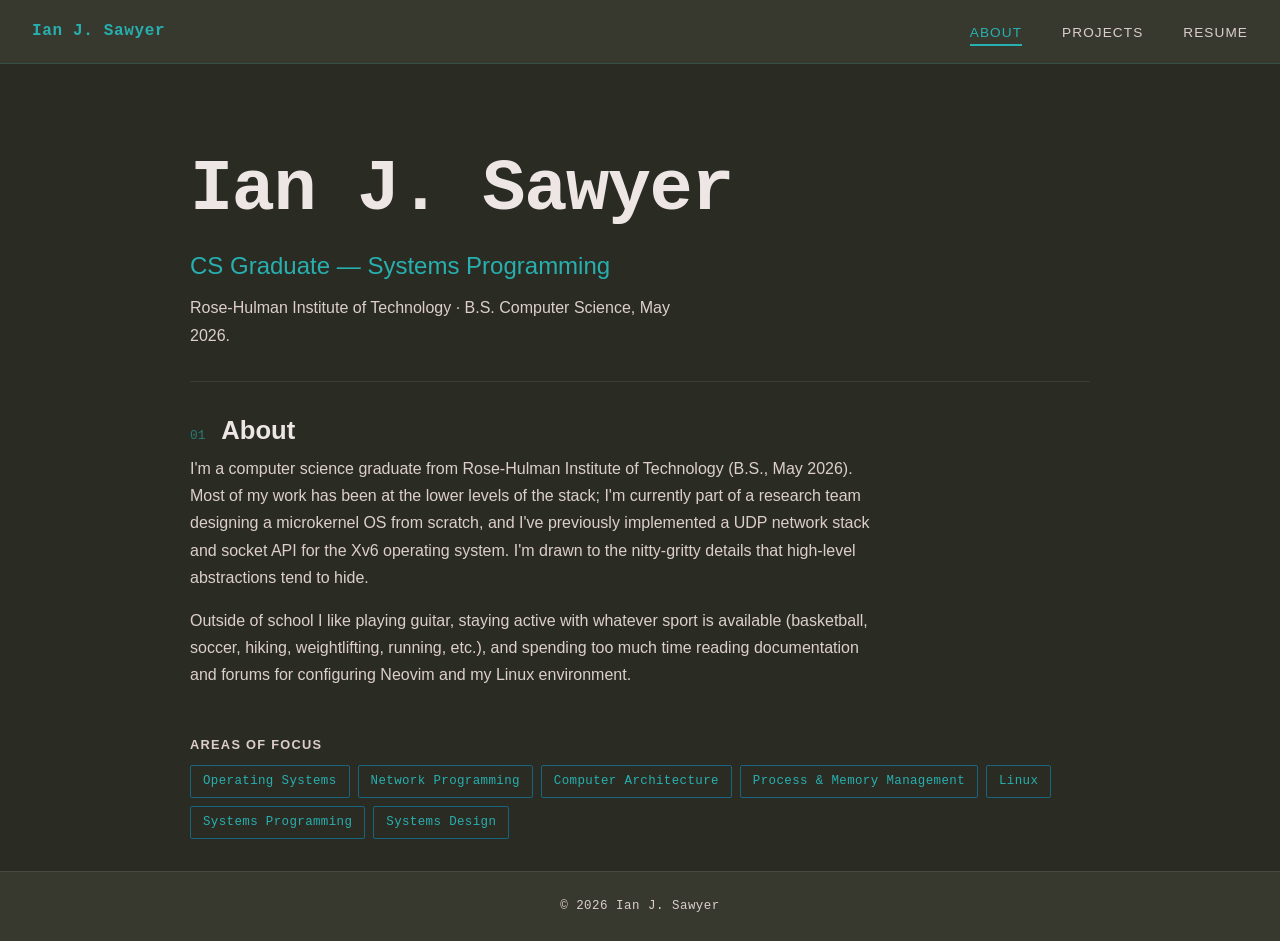
<file: index.html>
<!doctype html>
<link rel="prefetch" href="projects.html">
<link rel="prefetch" href="resume.html">
<html lang="en">
  <head>
    <meta charset="UTF-8" />
    <meta name="viewport" content="width=device-width, initial-scale=1.0" />
    <title>Ian J. Sawyer</title>
    <link rel="stylesheet" href="style.css" />
  </head>
  <body>
    <nav>
      <a href="index.html" class="nav-brand">Ian J. Sawyer</a>
      <button class="menu-toggle" aria-label="Toggle navigation">
        <span></span>
        <span></span>
        <span></span>
      </button>
      <ul class="nav-links">
        <li><a href="index.html">About</a></li>
        <li><a href="projects.html">Projects</a></li>
        <li><a href="resume.html">Resume</a></li>
      </ul>
    </nav>

    <main>
      <section class="hero">
        <div class="hero-content">
          <h1 class="hero-name">Ian J. Sawyer</h1>
          <p class="hero-title">CS Graduate — Systems Programming</p>
          <p class="hero-sub">
            Rose-Hulman Institute of Technology · B.S. Computer Science, May 2026.
          </p>
        </div>
      </section>

      <div class="section container">
        <div class="section-header">
          <span class="section-num">01</span>
          <h2>About</h2>
        </div>

        <div class="about-body">
          <p>
            I'm a computer science graduate from Rose-Hulman Institute of
            Technology (B.S., May 2026). Most of my work has been at the
            lower levels of the stack; I'm currently part of a research team
            designing a microkernel OS from scratch, and I've previously
            implemented a UDP network stack and socket API for the Xv6 operating
            system. I'm drawn to the nitty-gritty details that high-level
            abstractions tend to hide.
          </p>
          <p>
						Outside of school I like playing guitar, staying active with whatever sport is available
						(basketball, soccer, hiking, weightlifting, running, etc.), and spending too much time 
						reading documentation and forums for configuring Neovim and my Linux environment.
					</p>
        </div>

        <div class="focus-areas">
          <h3>Areas of Focus</h3>
          <div class="tags">
            <span class="tag">Operating Systems</span>
            <span class="tag">Network Programming</span>
            <span class="tag">Computer Architecture</span>
            <span class="tag">Process &amp; Memory Management</span>
            <span class="tag">Linux</span>
            <span class="tag">Systems Programming</span>
            <span class="tag">Systems Design</span>
          </div>
        </div>
      </div>
    </main>

    <footer>
      <p>&copy; 2026 Ian J. Sawyer</p>
    </footer>

    <script src="main.js"></script>
  </body>
</html>
</file>
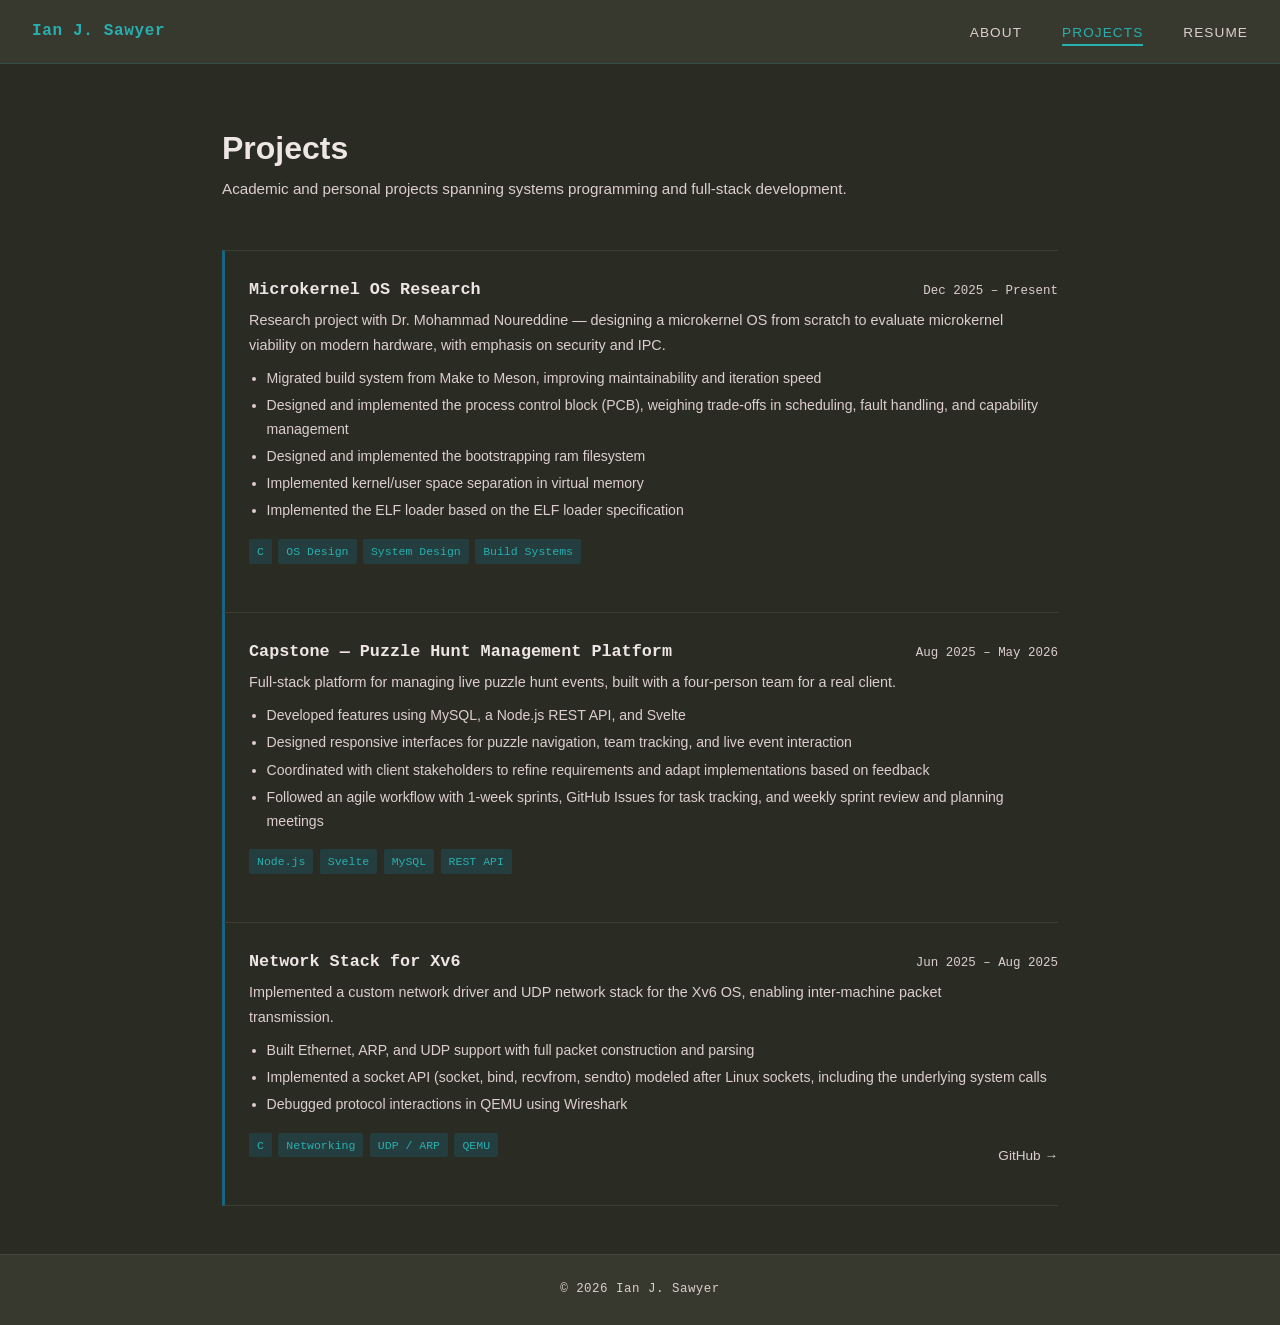
<file: projects.html>
<!doctype html>
<html lang="en">
  <head>
    <meta charset="UTF-8" />
    <meta name="viewport" content="width=device-width, initial-scale=1.0" />
    <title>Projects — Ian J. Sawyer</title>
    <link rel="stylesheet" href="style.css" />
  </head>
  <body>
    <nav>
      <a href="index.html" class="nav-brand">Ian J. Sawyer</a>
      <button class="menu-toggle" aria-label="Toggle navigation">
        <span></span>
        <span></span>
        <span></span>
      </button>
      <ul class="nav-links">
        <li><a href="index.html">About</a></li>
        <li><a href="projects.html">Projects</a></li>
        <li><a href="resume.html">Resume</a></li>
      </ul>
    </nav>

    <main>
      <div class="container">
        <div class="page-hero">
          <h1>Projects</h1>
          <p>
            Academic and personal projects spanning systems programming and
            full-stack development.
          </p>
        </div>

        <div class="project-list">

          <div class="project-row">
            <div class="project-row-header">
              <h3>Microkernel OS Research</h3>
              <span class="date">Dec 2025 – Present</span>
            </div>
            <p class="project-hook">
              Research project with Dr. Mohammad Noureddine — designing a microkernel OS from
              scratch to evaluate microkernel viability on modern hardware, with emphasis on
              security and IPC.
            </p>
            <ul class="project-bullets">
              <li>Migrated build system from Make to Meson, improving maintainability and iteration speed</li>
              <li>Designed and implemented the process control block (PCB), weighing trade-offs in scheduling, fault handling, and capability management</li>
              <li>Designed and implemented the bootstrapping ram filesystem</li>
              <li>Implemented kernel/user space separation in virtual memory</li>
              <li>Implemented the ELF loader based on the ELF loader specification</li>
            </ul>
            <div class="project-footer">
              <div class="project-tags">
                <span class="project-tag">C</span>
                <span class="project-tag">OS Design</span>
                <span class="project-tag">System Design</span>
                <span class="project-tag">Build Systems</span>
              </div>
            </div>
          </div>

          <div class="project-row">
            <div class="project-row-header">
              <h3>Capstone — Puzzle Hunt Management Platform</h3>
              <span class="date">Aug 2025 – May 2026</span>
            </div>
            <p class="project-hook">
              Full-stack platform for managing live puzzle hunt events, built with a four-person
              team for a real client.
            </p>
            <ul class="project-bullets">
              <li>Developed features using MySQL, a Node.js REST API, and Svelte</li>
              <li>Designed responsive interfaces for puzzle navigation, team tracking, and live event interaction</li>
              <li>Coordinated with client stakeholders to refine requirements and adapt implementations based on feedback</li>
              <li>Followed an agile workflow with 1-week sprints, GitHub Issues for task tracking, and weekly sprint review and planning meetings</li>
            </ul>
            <div class="project-footer">
              <div class="project-tags">
                <span class="project-tag">Node.js</span>
                <span class="project-tag">Svelte</span>
                <span class="project-tag">MySQL</span>
                <span class="project-tag">REST API</span>
              </div>
            </div>
          </div>

          <div class="project-row">
            <div class="project-row-header">
              <h3>Network Stack for Xv6</h3>
              <span class="date">Jun 2025 – Aug 2025</span>
            </div>
            <p class="project-hook">
              Implemented a custom network driver and UDP network stack for the Xv6 OS,
              enabling inter-machine packet transmission.
            </p>
            <ul class="project-bullets">
              <li>Built Ethernet, ARP, and UDP support with full packet construction and parsing</li>
              <li>Implemented a socket API (socket, bind, recvfrom, sendto) modeled after Linux sockets, including the underlying system calls</li>
              <li>Debugged protocol interactions in QEMU using Wireshark</li>
            </ul>
            <div class="project-footer">
              <div class="project-tags">
                <span class="project-tag">C</span>
                <span class="project-tag">Networking</span>
                <span class="project-tag">UDP / ARP</span>
                <span class="project-tag">QEMU</span>
              </div>
              <div class="project-links">
                <a href="https://github.com/ians7/xv6_network_stack" target="_blank">GitHub →</a>
              </div>
            </div>
          </div>

        </div>
      </div>
    </main>

    <footer>
      <p>&copy; 2026 Ian J. Sawyer</p>
    </footer>

    <script src="main.js"></script>
  </body>
</html>
</file>
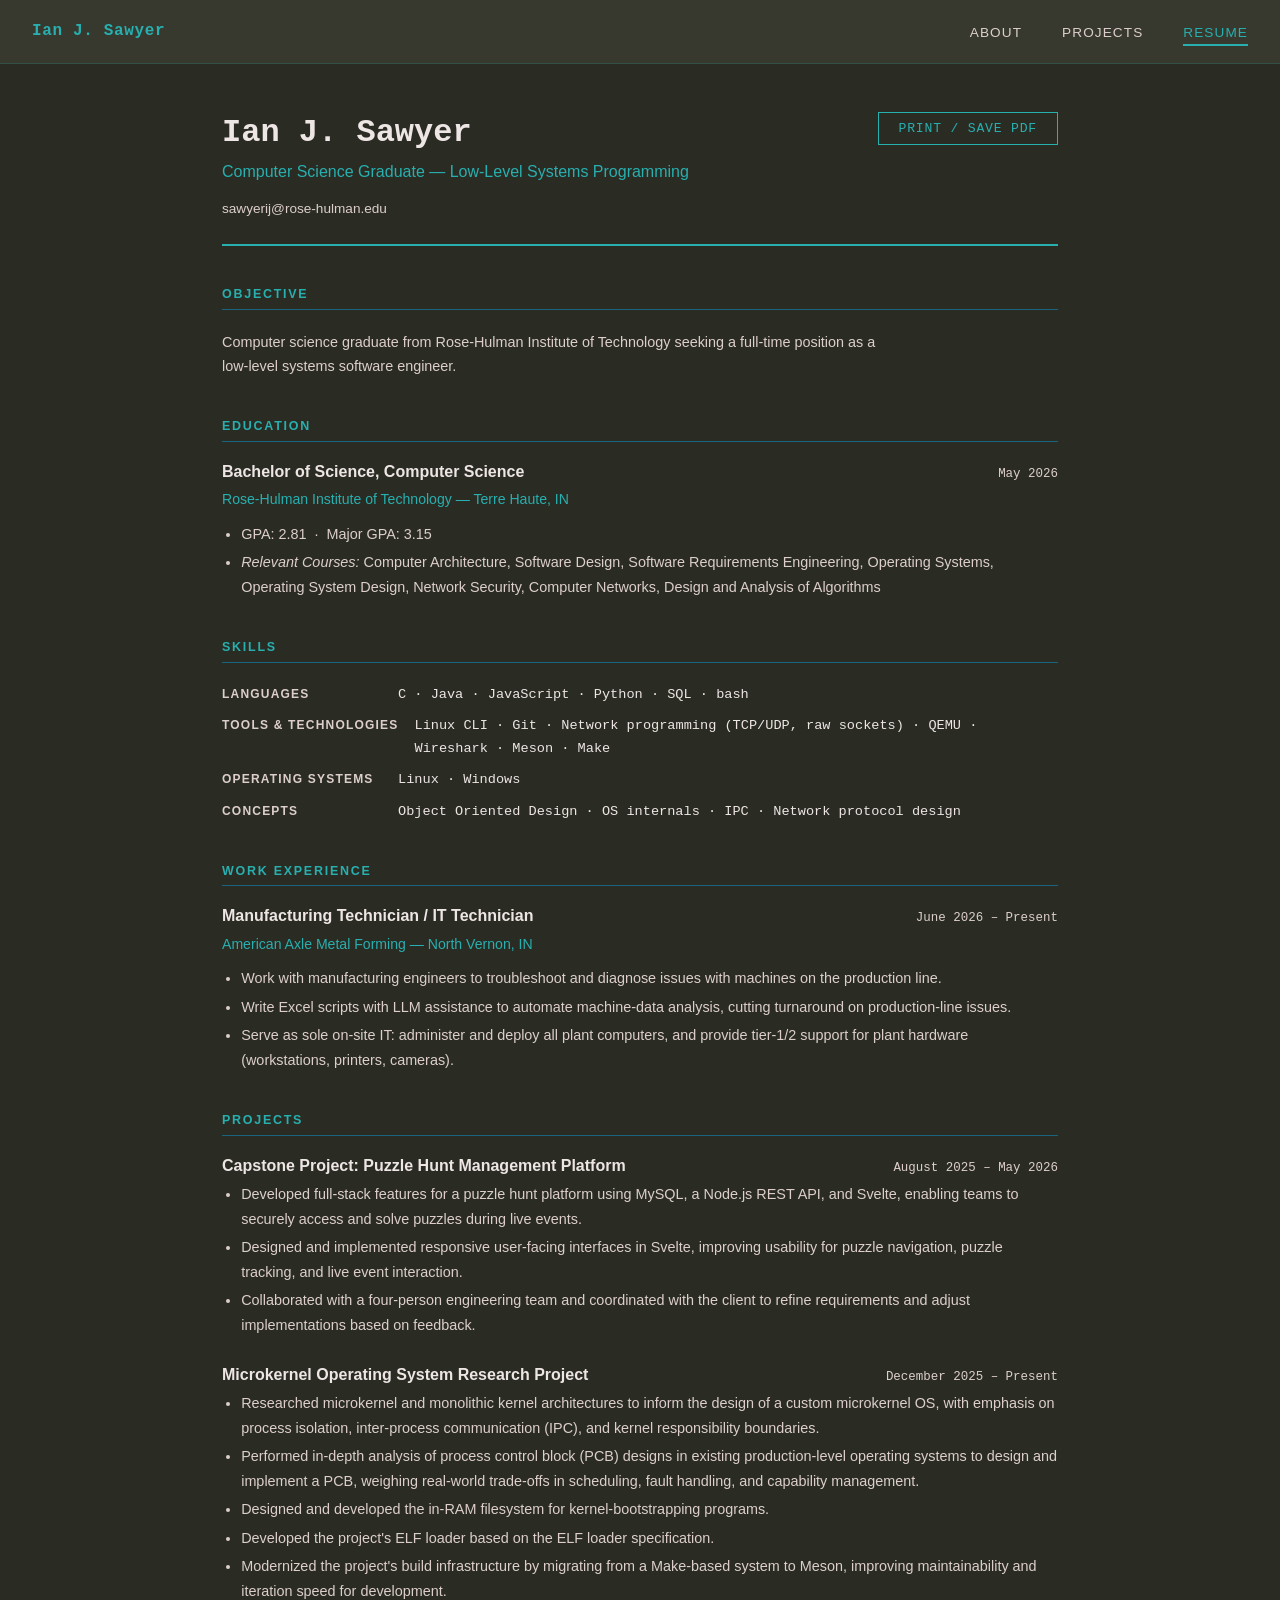
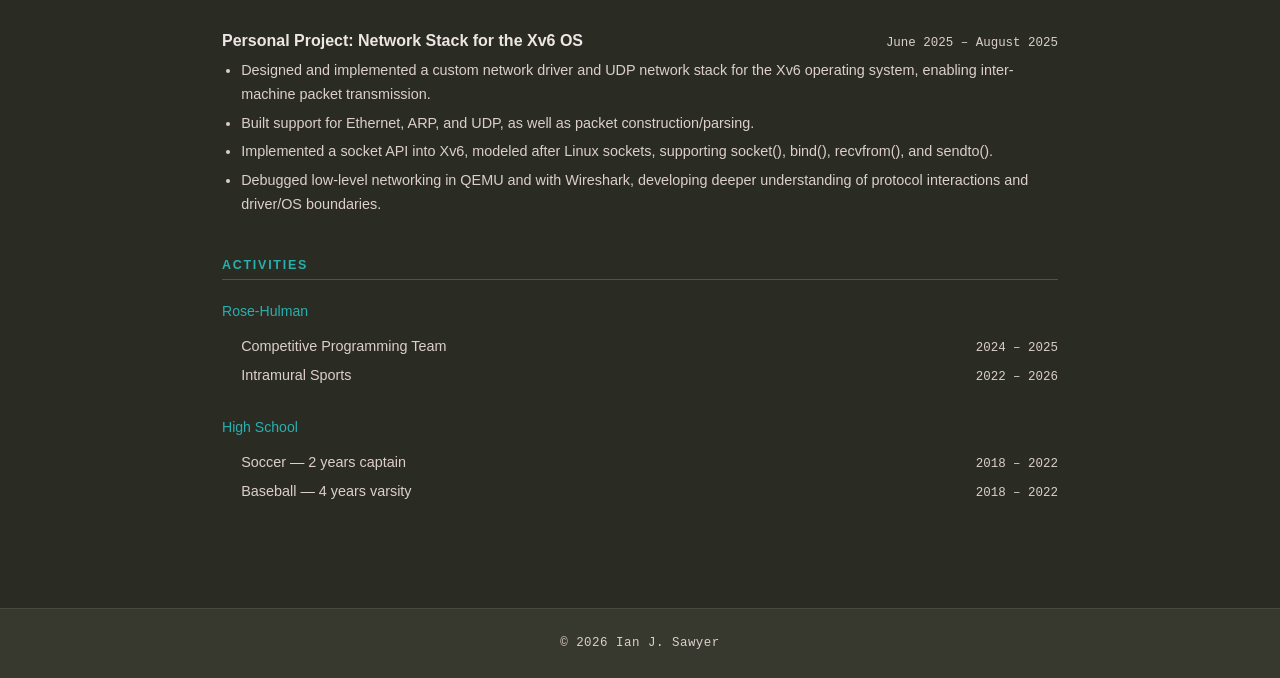
<file: resume.html>
<!DOCTYPE html>
<html lang="en">
<head>
  <meta charset="UTF-8">
  <meta name="viewport" content="width=device-width, initial-scale=1.0">
  <title>Resume — Ian J. Sawyer</title>
  <link rel="stylesheet" href="style.css">
</head>
<body>

  <nav>
    <a href="index.html" class="nav-brand">Ian J. Sawyer</a>
    <button class="menu-toggle" aria-label="Toggle navigation">
      <span></span>
      <span></span>
      <span></span>
    </button>
    <ul class="nav-links">
      <li><a href="index.html">About</a></li>
      <li><a href="projects.html">Projects</a></li>
      <li><a href="resume.html">Resume</a></li>
    </ul>
  </nav>

  <main>
    <div class="container resume-wrapper">

      <div class="resume-header">
        <div class="resume-header-main">
          <h1>Ian J. Sawyer</h1>
          <p class="resume-title">Computer Science Graduate — Low-Level Systems Programming</p>
          <div class="resume-contact">
            <a href="mailto:sawyerij@rose-hulman.edu">sawyerij@rose-hulman.edu</a>
          </div>
        </div>
        <button class="btn" onclick="window.print()">Print / Save PDF</button>
      </div>

      <!-- Objective -->
      <div class="resume-section">
        <h2>Objective</h2>
        <div class="resume-item">
          <p>
            Computer science graduate from Rose-Hulman Institute of Technology seeking a
            full-time position as a low-level systems software engineer.
          </p>
        </div>
      </div>

      <!-- Education -->
      <div class="resume-section">
        <h2>Education</h2>
        <div class="resume-item">
          <div class="resume-item-header">
            <h3>Bachelor of Science, Computer Science</h3>
            <span class="date">May 2026</span>
          </div>
          <p class="org">Rose-Hulman Institute of Technology — Terre Haute, IN</p>
          <ul>
            <li>GPA: 2.81 &nbsp;·&nbsp; Major GPA: 3.15</li>
            <li>
              <em>Relevant Courses:</em> Computer Architecture, Software Design,
              Software Requirements Engineering, Operating Systems, Operating System Design,
              Network Security, Computer Networks, Design and Analysis of Algorithms
            </li>
          </ul>
        </div>
      </div>

      <!-- Skills -->
      <div class="resume-section">
        <h2>Skills</h2>
        <div class="skills-grid">
          <div class="skill-group">
            <h3>Languages</h3>
            <div class="skill-list">C · Java · JavaScript · Python · SQL · bash</div>
          </div>
          <div class="skill-group">
            <h3>Tools &amp; Technologies</h3>
            <div class="skill-list">Linux CLI · Git · Network programming (TCP/UDP, raw sockets) · QEMU · Wireshark · Meson · Make</div>
          </div>
          <div class="skill-group">
            <h3>Operating Systems</h3>
            <div class="skill-list">Linux · Windows</div>
          </div>
          <div class="skill-group">
            <h3>Concepts</h3>
            <div class="skill-list">Object Oriented Design · OS internals · IPC · Network protocol design</div>
          </div>
        </div>
      </div>

      <!-- Work Experience -->
      <div class="resume-section">
        <h2>Work Experience</h2>
        <div class="resume-item">
          <div class="resume-item-header">
            <h3>Manufacturing Technician / IT Technician</h3>
            <span class="date">June 2026 – Present</span>
          </div>
          <p class="org">American Axle Metal Forming — North Vernon, IN</p>
          <ul>
            <li>Work with manufacturing engineers to troubleshoot and diagnose issues with machines on the production line.</li>
            <li>Write Excel scripts with LLM assistance to automate machine-data analysis, cutting turnaround on production-line issues.</li>
            <li>Serve as sole on-site IT: administer and deploy all plant computers, and provide tier-1/2 support for plant hardware (workstations, printers, cameras).</li>
          </ul>
        </div>
      </div>

      <!-- Projects -->
      <div class="resume-section">
        <h2>Projects</h2>

        <div class="resume-item">
          <div class="resume-item-header">
            <h3>Capstone Project: Puzzle Hunt Management Platform</h3>
            <span class="date">August 2025 – May 2026</span>
          </div>
          <ul>
            <li>Developed full-stack features for a puzzle hunt platform using MySQL, a Node.js REST API, and Svelte, enabling teams to securely access and solve puzzles during live events.</li>
            <li>Designed and implemented responsive user-facing interfaces in Svelte, improving usability for puzzle navigation, puzzle tracking, and live event interaction.</li>
            <li>Collaborated with a four-person engineering team and coordinated with the client to refine requirements and adjust implementations based on feedback.</li>
          </ul>
        </div>

        <div class="resume-item">
          <div class="resume-item-header">
            <h3>Microkernel Operating System Research Project</h3>
            <span class="date">December 2025 – Present</span>
          </div>
          <ul>
            <li>Researched microkernel and monolithic kernel architectures to inform the design of a custom microkernel OS, with emphasis on process isolation, inter-process communication (IPC), and kernel responsibility boundaries.</li>
            <li>Performed in-depth analysis of process control block (PCB) designs in existing production-level operating systems to design and implement a PCB, weighing real-world trade-offs in scheduling, fault handling, and capability management.</li>
            <li>Designed and developed the in-RAM filesystem for kernel-bootstrapping programs.</li>
            <li>Developed the project's ELF loader based on the ELF loader specification.</li>
            <li>Modernized the project's build infrastructure by migrating from a Make-based system to Meson, improving maintainability and iteration speed for development.</li>
          </ul>
        </div>

        <div class="resume-item">
          <div class="resume-item-header">
            <h3>Personal Project: Network Stack for the Xv6 OS</h3>
            <span class="date">June 2025 – August 2025</span>
          </div>
          <ul>
            <li>Designed and implemented a custom network driver and UDP network stack for the Xv6 operating system, enabling inter-machine packet transmission.</li>
            <li>Built support for Ethernet, ARP, and UDP, as well as packet construction/parsing.</li>
            <li>Implemented a socket API into Xv6, modeled after Linux sockets, supporting socket(), bind(), recvfrom(), and sendto().</li>
            <li>Debugged low-level networking in QEMU and with Wireshark, developing deeper understanding of protocol interactions and driver/OS boundaries.</li>
          </ul>
        </div>
      </div>

      <!-- Activities -->
      <div class="resume-section">
        <h2>Activities</h2>
        <div class="resume-item">
          <p class="org">Rose-Hulman</p>
          <ul class="activity-list">
            <li><span>Competitive Programming Team</span><span class="date">2024 – 2025</span></li>
            <li><span>Intramural Sports</span><span class="date">2022 – 2026</span></li>
          </ul>
        </div>
        <div class="resume-item">
          <p class="org">High School</p>
          <ul class="activity-list">
            <li><span>Soccer — 2 years captain</span><span class="date">2018 – 2022</span></li>
            <li><span>Baseball — 4 years varsity</span><span class="date">2018 – 2022</span></li>
          </ul>
        </div>
      </div>

    </div>
  </main>

  <footer>
    <p>&copy; 2026 Ian J. Sawyer</p>
  </footer>

  <script src="main.js"></script>
</body>
</html>
</file>
<file: style.css>
/* ─── Reset ──────────────────────────────────────── */
*, *::before, *::after {
  box-sizing: border-box;
  margin: 0;
  padding: 0;
}

/* ─── Variables ──────────────────────────────────── */
:root {
  --charcoal:   #37392e;
  --blue-slate: #19647e;
  --teal:       #28afb0;
  --dust-grey:  #ddcecd;
  --parchment:  #eee5e5;

  --bg:         #2a2c23;
  --bg-raised:  #37392e;
  --bg-card:    #404539;
  --text:       #eee5e5;
  --text-muted: #ddcecd;
  --accent:     #28afb0;
  --accent-dim: #19647e;
  --border:     rgba(40, 175, 176, 0.18);
  --border-dim: rgba(221, 206, 205, 0.1);
}

/* ─── Base ───────────────────────────────────────── */
html {
  scroll-behavior: smooth;
}

body {
  background-color: var(--bg);
  color: var(--text);
  font-family: -apple-system, BlinkMacSystemFont, 'Segoe UI', Roboto, sans-serif;
  font-size: 16px;
  line-height: 1.7;
  min-height: 100vh;
  display: flex;
  flex-direction: column;
}

main {
	display: block; 
}

a {
  color: var(--accent);
  text-decoration: none;
}

a:hover {
  text-decoration: underline;
}

h1, h2, h3 {
  line-height: 1.3;
}

/* ─── Container ──────────────────────────────────── */
.container {
  max-width: 900px;
  margin: 0 auto;
  padding: 0 2rem;
}

/* ─── Nav ────────────────────────────────────────── */
nav {
  background: var(--bg-raised);
  border-bottom: 1px solid var(--border);
  position: sticky;
  top: 0;
  z-index: 100;
  padding: 0 2rem;
  height: 64px;
  display: flex;
  align-items: center;
  justify-content: space-between;
}

.nav-brand {
  font-family: 'Courier New', monospace;
  font-size: 1rem;
  font-weight: bold;
  color: var(--teal);
  text-decoration: none;
  letter-spacing: 0.04em;
}

.nav-links {
  list-style: none;
  display: flex;
  gap: 2.5rem;
}

.nav-links a {
  color: var(--text-muted);
  text-decoration: none;
  font-size: 0.85rem;
  letter-spacing: 0.08em;
  text-transform: uppercase;
  transition: color 0.2s;
  position: relative;
  padding-bottom: 2px;
}

.nav-links a::after {
  content: '';
  position: absolute;
  bottom: -4px;
  left: 0;
  width: 100%;
  height: 2px;
  background: var(--accent);
  transform: scaleX(0);
  transform-origin: left;
  transition: transform 0.2s;
}

.nav-links a:hover,
.nav-links a.active {
  color: var(--accent);
  text-decoration: none;
}

.nav-links a:hover::after,
.nav-links a.active::after {
  transform: scaleX(1);
}

.menu-toggle {
  display: none;
  flex-direction: column;
  gap: 5px;
  cursor: pointer;
  background: none;
  border: none;
  padding: 4px;
}

.menu-toggle span {
  display: block;
  width: 24px;
  height: 2px;
  background: var(--text-muted);
  transition: all 0.25s;
}

/* ─── Hero (index.html) ──────────────────────────── */
.hero {
  display: flex;
  padding: 5rem 2rem 2rem;
}

.hero-content {
  max-width: 900px;
  margin: 0 auto;
  width: 100%;
}

.hero-label {
  font-family: 'Courier New', monospace;
  color: var(--accent);
  font-size: 0.9rem;
  margin-bottom: 1.5rem;
  letter-spacing: 0.05em;
}

.hero-name {
  font-family: 'Courier New', monospace;
  font-size: clamp(2.5rem, 6vw, 4.5rem);
  font-weight: bold;
  color: var(--parchment);
  letter-spacing: -0.02em;
  margin-bottom: 0.5rem;
}

.hero-title {
  font-size: clamp(1.1rem, 2.5vw, 1.5rem);
  color: var(--accent);
  margin-bottom: 0.5rem;
  font-weight: 500;
}

.hero-sub {
  font-size: 1rem;
  color: var(--text-muted);
  max-width: 480px;
}

/* ─── Section base ───────────────────────────────── */
.section {
  padding: 2rem 0;
  border-top: 1px solid var(--border-dim);
}

.section-header {
  display: flex;
  align-items: baseline;
  gap: 1rem;
  margin-bottom: 2rem;
}

.section-num {
  font-family: 'Courier New', monospace;
  font-size: 0.8rem;
  color: var(--accent);
  opacity: 0.6;
}

.section-header h2 {
  font-size: 1.6rem;
  color: var(--text);
}

/* ─── About section (index.html) ─────────────────── */
.about-body {
  display: flex;
  flex-direction: column;
  gap: 1rem;
  color: var(--text-muted);
  max-width: 680px;
  margin-bottom: 3rem;
	margin-top: -1.5rem;
}

.focus-areas h3 {
  font-size: 0.8rem;
  text-transform: uppercase;
  letter-spacing: 0.1em;
  color: var(--text-muted);
  margin-bottom: 0.75rem;
}

.tags {
  display: flex;
  flex-wrap: wrap;
  gap: 0.5rem;
}

.tag {
  font-family: 'Courier New', monospace;
  font-size: 0.78rem;
  padding: 0.3rem 0.75rem;
  border: 1px solid var(--accent-dim);
  color: var(--teal);
  border-radius: 2px;
  letter-spacing: 0.03em;
}

/* ─── Page hero (projects, resume) ───────────────── */
.page-hero {
  padding: 4rem 0 0;
}

.page-hero h1 {
  font-size: 2rem;
  margin-bottom: 0.4rem;
}

.page-hero p {
  color: var(--text-muted);
  font-size: 0.95rem;
}

/* ─── Projects page ──────────────────────────────── */
.project-list {
  display: flex;
  flex-direction: column;
  padding: 3rem 0;
}

.project-row {
  border-left: 3px solid var(--accent-dim);
  border-top: 1px solid var(--border-dim);
  padding: 1.75rem 0 1.75rem 1.5rem;
  transition: border-left-color 0.2s;
}

.project-row:last-child {
  border-bottom: 1px solid var(--border-dim);
}

.project-row:hover {
  border-left-color: var(--accent);
}

.project-row-header {
  display: flex;
  justify-content: space-between;
  align-items: baseline;
  margin-bottom: 0.4rem;
  gap: 1rem;
}

.project-row-header h3 {
  font-family: 'Courier New', monospace;
  font-size: 1.05rem;
  color: var(--text);
}

.project-row-header .date {
  font-family: 'Courier New', monospace;
  font-size: 0.78rem;
  color: var(--text-muted);
  white-space: nowrap;
}

.project-hook {
  font-size: 0.9rem;
  color: var(--text-muted);
  margin-bottom: 0.6rem;
  max-width: 760px;
}

.project-bullets {
  padding-left: 1.1rem;
  color: var(--text-muted);
  font-size: 0.88rem;
  margin-bottom: 1rem;
  display: flex;
  flex-direction: column;
  gap: 0.2rem;
}

.project-footer {
  display: flex;
  justify-content: space-between;
  align-items: center;
  flex-wrap: wrap;
  gap: 0.75rem;
}

.project-tags {
  display: flex;
  flex-wrap: wrap;
  gap: 0.4rem;
  margin-bottom: 1.25rem;
}

.project-tag {
  font-family: 'Courier New', monospace;
  font-size: 0.72rem;
  padding: 0.15rem 0.5rem;
  background: rgba(25, 100, 126, 0.3);
  color: var(--teal);
  border-radius: 2px;
}

.project-links {
  display: flex;
  gap: 1.25rem;
  font-size: 0.85rem;
}

.project-links a {
  color: var(--text-muted);
  transition: color 0.2s;
}

.project-links a:hover {
  color: var(--accent);
  text-decoration: none;
}

/* ─── Resume page ────────────────────────────────── */
.resume-wrapper {
  padding-bottom: 4rem;
}

.resume-header {
  padding: 3rem 0 1.5rem;
  border-bottom: 2px solid var(--accent);
  margin-bottom: 2.5rem;
  display: flex;
  justify-content: space-between;
  align-items: flex-start;
}

.resume-header-main {
  flex: 1;
}

.resume-header h1 {
  font-family: 'Courier New', monospace;
  font-size: 2rem;
  color: var(--text);
  margin-bottom: 0.25rem;
}

.resume-header .resume-title {
  color: var(--accent);
  font-size: 1rem;
  margin-bottom: 0.75rem;
}

.resume-contact {
  display: flex;
  flex-wrap: wrap;
  gap: 1.5rem;
  font-size: 0.85rem;
  color: var(--text-muted);
}

.resume-contact a {
  color: var(--text-muted);
}

.resume-contact a:hover {
  color: var(--accent);
}


.btn {
  display: inline-block;
  padding: 0.5rem 1.25rem;
  font-size: 0.82rem;
  letter-spacing: 0.06em;
  text-transform: uppercase;
  border: 1px solid var(--accent);
  color: var(--accent);
  background: transparent;
  cursor: pointer;
  transition: background 0.2s, color 0.2s;
  font-family: 'Courier New', monospace;
}

.btn:hover {
  background: var(--accent);
  color: var(--charcoal);
}

.resume-section {
  margin-bottom: 2.5rem;
}

.resume-section > h2 {
  font-size: 0.78rem;
  text-transform: uppercase;
  letter-spacing: 0.14em;
  color: var(--accent);
  margin-bottom: 1.25rem;
  padding-bottom: 0.4rem;
  border-bottom: 1px solid var(--accent-dim);
}

.resume-item {
  margin-bottom: 1.75rem;
}

.resume-item:last-child {
  margin-bottom: 0;
}

.resume-item-header {
  display: flex;
  justify-content: space-between;
  align-items: baseline;
  margin-bottom: 0.2rem;
}

.resume-item-header h3 {
  font-size: 1rem;
  color: var(--text);
  font-weight: 600;
}

.resume-item-header .date,
.activity-list .date {
  font-size: 0.78rem;
  color: var(--text-muted);
  font-family: 'Courier New', monospace;
  white-space: nowrap;
}

.resume-item .org {
  font-size: 0.88rem;
  color: var(--accent);
  margin-bottom: 0.6rem;
}

.resume-item ul {
  padding-left: 1.2rem;
  color: var(--text-muted);
  font-size: 0.9rem;
}

.resume-item ul li {
  margin-bottom: 0.25rem;
}

.activity-list {
  list-style: none;
  padding-left: 0;
}

.activity-list li {
  display: flex;
  justify-content: space-between;
  align-items: baseline;
}

.resume-item p {
  color: var(--text-muted);
  font-size: 0.9rem;
  max-width: 680px;
}

.skills-grid {
  display: flex;
  flex-direction: column;
  gap: 0.5rem;
}

.skill-group {
  display: flex;
  align-items: baseline;
  gap: 1rem;
}

.skill-group h3 {
  font-size: 0.75rem;
  text-transform: uppercase;
  letter-spacing: 0.1em;
  color: var(--text-muted);
  min-width: 160px;
  flex-shrink: 0;
}

.skill-list {
  font-family: 'Courier New', monospace;
  font-size: 0.85rem;
  color: var(--text);
}

/* ─── Footer ─────────────────────────────────────── */
footer {
  background: var(--bg-raised);
  border-top: 1px solid var(--border-dim);
  padding: 1.5rem 2rem;
  text-align: center;
  font-size: 0.78rem;
  color: var(--text-muted);
  font-family: 'Courier New', monospace;
  letter-spacing: 0.04em;
}

/* ─── Responsive ─────────────────────────────────── */
@media (max-width: 640px) {
  .menu-toggle {
    display: flex;
  }

  .nav-links {
    display: none;
    position: absolute;
    top: 64px;
    left: 0;
    right: 0;
    background: var(--bg-raised);
    border-bottom: 1px solid var(--border);
    flex-direction: column;
    gap: 0;
    padding: 0;
  }

  .nav-links.open {
    display: flex;
  }

  .nav-links li {
    width: 100%;
  }

  .nav-links a {
    display: block;
    padding: 1rem 2rem;
    border-bottom: 1px solid var(--border-dim);
  }

  .nav-links a::after {
    display: none;
  }

  .hero {
    padding: 3rem 1.5rem;
  }

  .resume-item-header {
    flex-direction: column;
    gap: 0.1rem;
  }

  .resume-contact {
    gap: 0.5rem;
  }
}

/* ─── Print (resume.html) ────────────────────────── */
@media print {
  :root {
    --bg:         #ffffff;
    --bg-raised:  #ffffff;
    --bg-card:    #ffffff;
    --text:       #1a1a1a;
    --text-muted: #444444;
    --accent:     #19647e;
    --accent-dim: #19647e;
    --border:     #cccccc;
    --border-dim: #cccccc;
  }

  nav,
  .btn,
  footer {
    display: none !important;
  }

  body {
    background: #fff;
    color: #1a1a1a;
  }

  .container {
    max-width: 100%;
    padding: 0;
  }

  .resume-header {
    padding-top: 0;
  }
}
</file>
